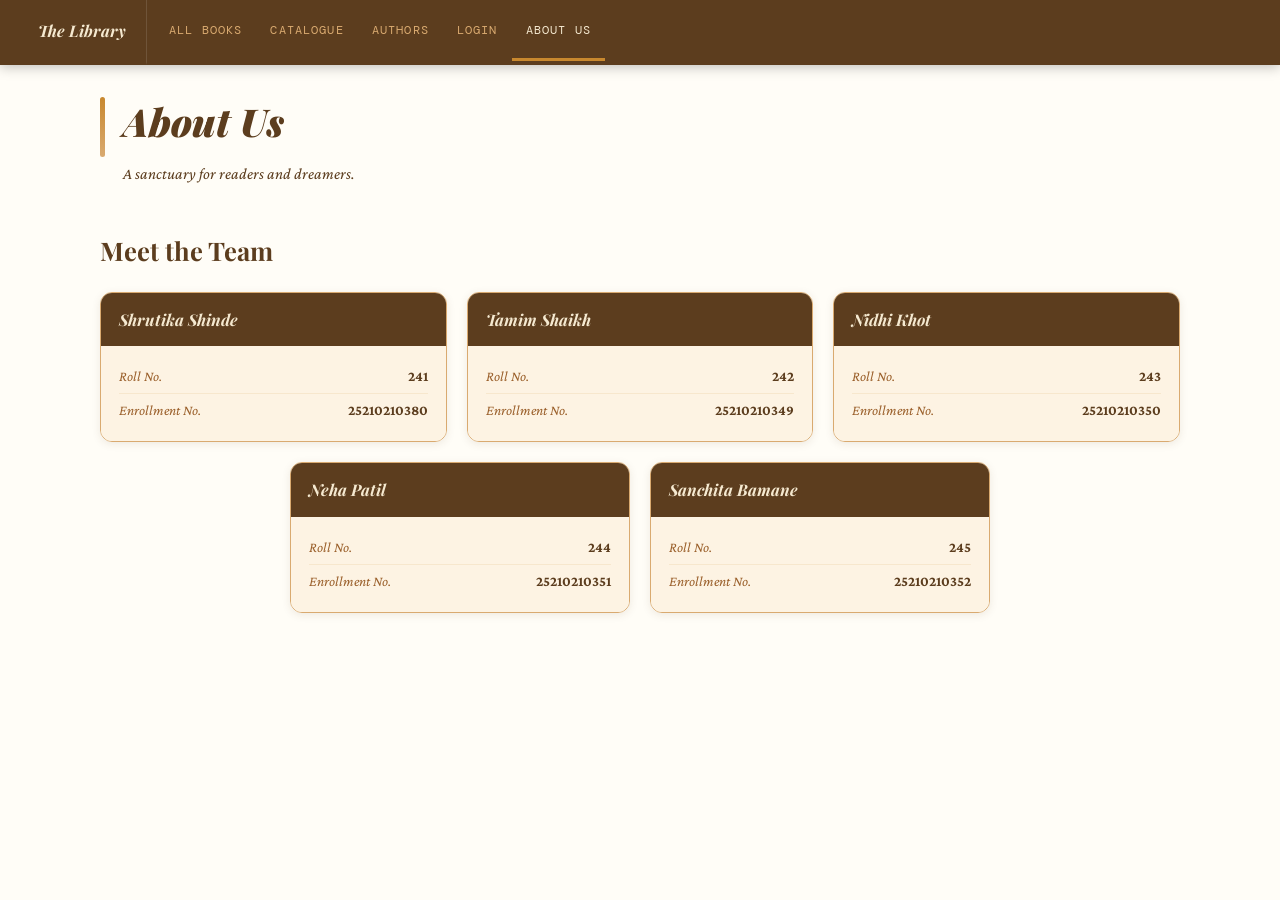
<file: about.html>
<!DOCTYPE html>
<html lang="en">
<head>
    <title>The Library — About Us</title>
    <meta name="viewport" content="width=device-width, initial-scale=1.0">
    <link rel="stylesheet" href="style.css">
    <style>
        
        .team-grid {
            display: grid;
            grid-template-columns: repeat(3, 1fr);
            gap: 20px;
            margin-top: 1.6rem;
        }

        
        .team-row-2 {
            grid-column: 1 / -1;
            display: flex;
            justify-content: center;
            gap: 20px;
        }

        .team-row-2 .member-card {
            
            width: calc((100% - 40px) / 3);
            max-width: 340px;
        }

        
        .member-card {
            border: 1px solid #d9aa70;
            border-radius: 12px;
            overflow: hidden;
            box-shadow: 0 2px 8px rgba(92,61,30,0.10);
            transition: transform 0.25s, box-shadow 0.25s;
        }

        .member-card:hover {
            transform: translateY(-4px);
            box-shadow: 0 6px 20px rgba(92,61,30,0.18);
        }

        .card-header {
            background: #5c3d1e;
            padding: 14px 18px;
        }

        .card-header b {
            font-family: 'Playfair Display', Georgia, serif;
            font-size: 1rem;
            color: #f5e9d0;
            font-style: italic;
            font-weight: 700;
            display: block;
        }

        .card-body {
            background: #fdf3e3;
            padding: 14px 18px;
        }

        .card-row {
            display: flex;
            justify-content: space-between;
            align-items: center;
            padding: 5px 0;
            border-bottom: 1px solid rgba(200,136,46,0.12);
        }

        .card-row:last-child { border-bottom: none; }

        .card-label {
            font-family: 'Crimson Pro', Georgia, serif;
            font-size: 0.9rem;
            color: #9a5f2a;
            font-style: italic;
        }

        .card-value {
            font-family: 'Crimson Pro', Georgia, serif;
            font-size: 0.9rem;
            font-weight: 700;
            color: #5c3d1e;
        }

        
        @media (max-width: 700px) {
            .team-grid {
                grid-template-columns: repeat(2, 1fr);
            }

            .team-row-2 {
                grid-column: 1 / -1;
                justify-content: center;
            }

            .team-row-2 .member-card {
                width: calc(50% - 10px);
                max-width: none;
            }
        }

        
        @media (max-width: 420px) {
            .team-grid {
                grid-template-columns: 1fr;
            }

            .team-row-2 {
                flex-direction: column;
                align-items: stretch;
            }

            .team-row-2 .member-card {
                width: 100%;
                max-width: none;
            }
        }
    </style>
</head>
<body>
    <div class="topnav">
        <a href="index.html" id="home">The Library</a>
        <a href="books.html">All Books</a>
        <a href="catalogue.html">Catalogue</a>
        <a href="authors.html">Authors</a>
        <a href="login.html">Login</a>
        <a class="active" href="about.html">About Us</a>
    </div>

    <div class="main">

        <div class="page-header">
            <div class="ornament"></div>
            <div>
                <h1>About Us</h1>
                <p style="color:var(--sepia);font-style:italic;">A sanctuary for readers and dreamers.</p>
            </div>
        </div>

        <h2>Meet the Team</h2>

        <div class="team-grid">

            
            <div class="member-card">
                <div class="card-header"><b>Shrutika Shinde</b></div>
                <div class="card-body">
                    <div class="card-row">
                        <span class="card-label">Roll No.</span>
                        <span class="card-value">241</span>
                    </div>
                    <div class="card-row">
                        <span class="card-label">Enrollment No.</span>
                        <span class="card-value">25210210380</span>
                    </div>
                </div>
            </div>

            <div class="member-card">
                <div class="card-header"><b>Tamim Shaikh</b></div>
                <div class="card-body">
                    <div class="card-row">
                        <span class="card-label">Roll No.</span>
                        <span class="card-value">242</span>
                    </div>
                    <div class="card-row">
                        <span class="card-label">Enrollment No.</span>
                        <span class="card-value">25210210349</span>
                    </div>
                </div>
            </div>

            <div class="member-card">
                <div class="card-header"><b>Nidhi Khot</b></div>
                <div class="card-body">
                    <div class="card-row">
                        <span class="card-label">Roll No.</span>
                        <span class="card-value">243</span>
                    </div>
                    <div class="card-row">
                        <span class="card-label">Enrollment No.</span>
                        <span class="card-value">25210210350</span>
                    </div>
                </div>
            </div>

            
            <div class="team-row-2">

                <div class="member-card">
                    <div class="card-header"><b>Neha Patil</b></div>
                    <div class="card-body">
                        <div class="card-row">
                            <span class="card-label">Roll No.</span>
                            <span class="card-value">244</span>
                        </div>
                        <div class="card-row">
                            <span class="card-label">Enrollment No.</span>
                            <span class="card-value">25210210351</span>
                        </div>
                    </div>
                </div>

                <div class="member-card">
                    <div class="card-header"><b>Sanchita Bamane</b></div>
                    <div class="card-body">
                        <div class="card-row">
                            <span class="card-label">Roll No.</span>
                            <span class="card-value">245</span>
                        </div>
                        <div class="card-row">
                            <span class="card-label">Enrollment No.</span>
                            <span class="card-value">25210210352</span>
                        </div>
                    </div>
                </div>

            </div>

        </div>

    </div>
</body>
</html>
</file>
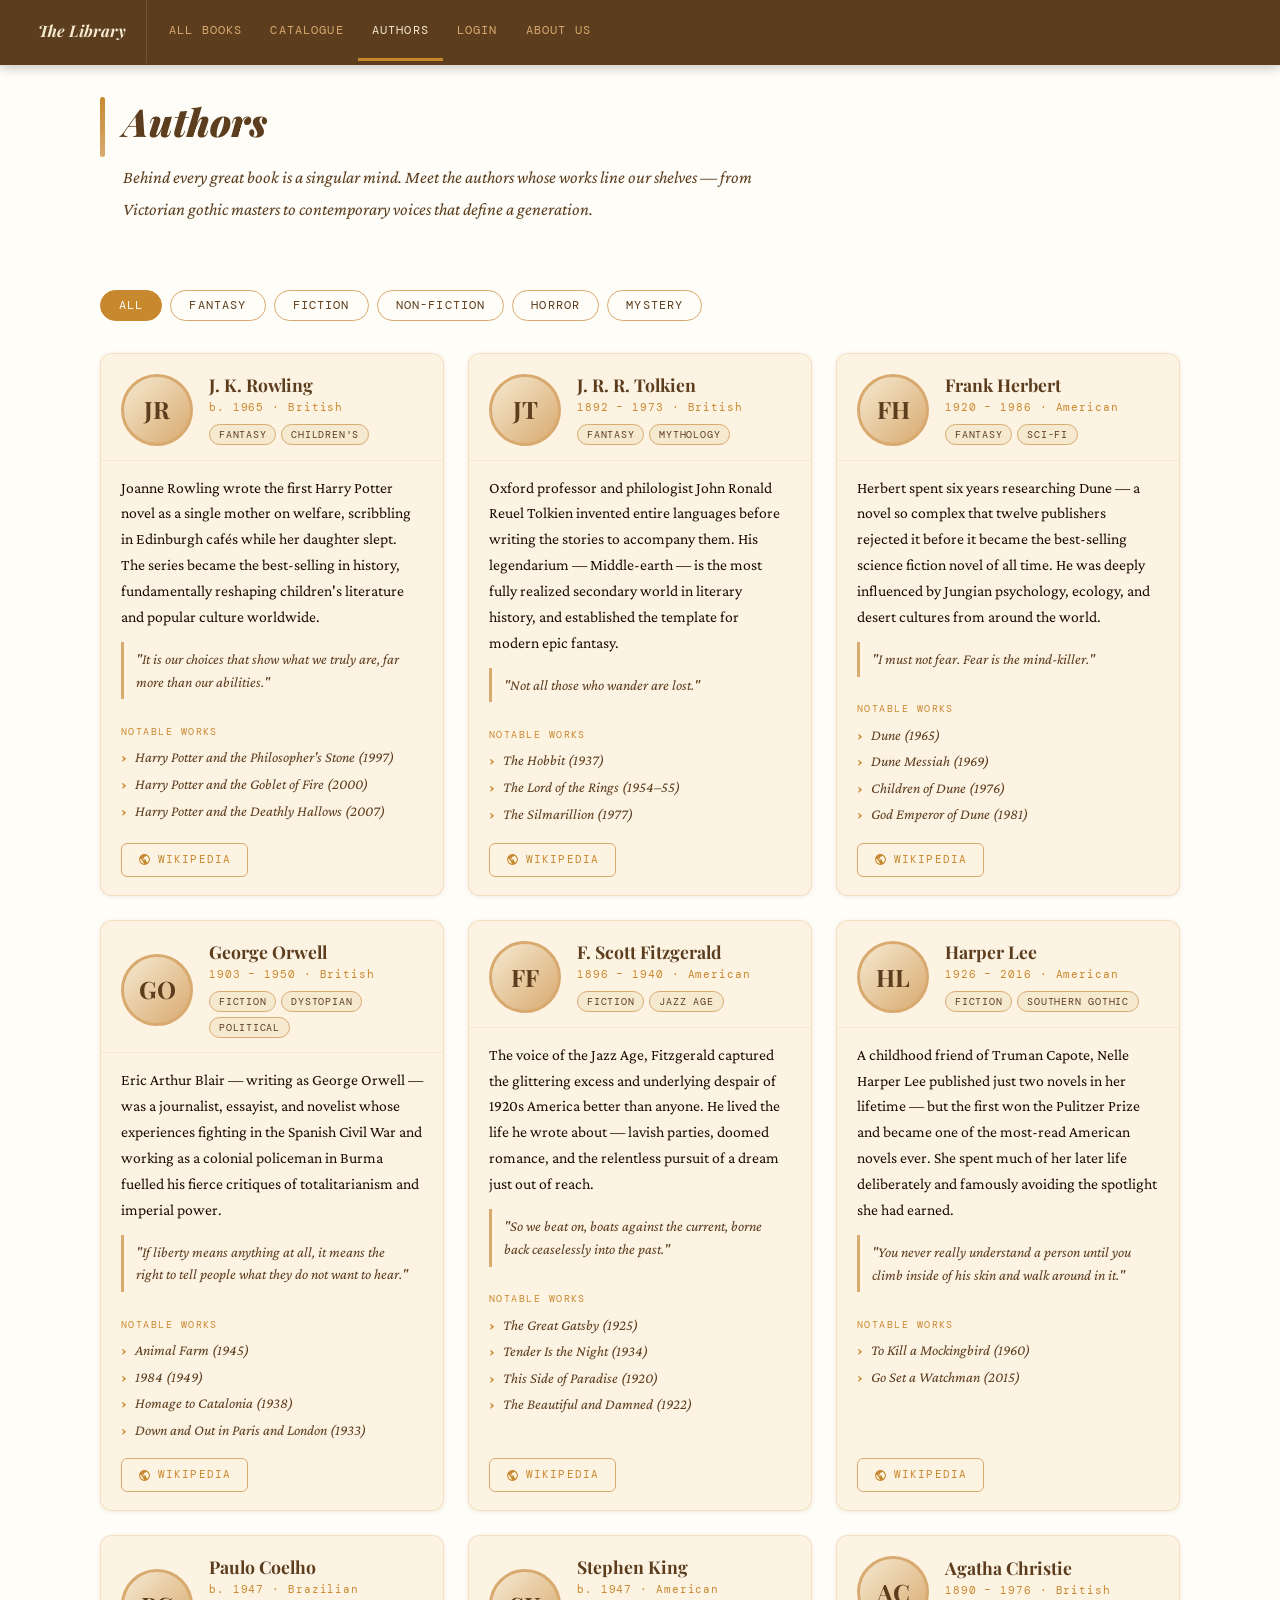
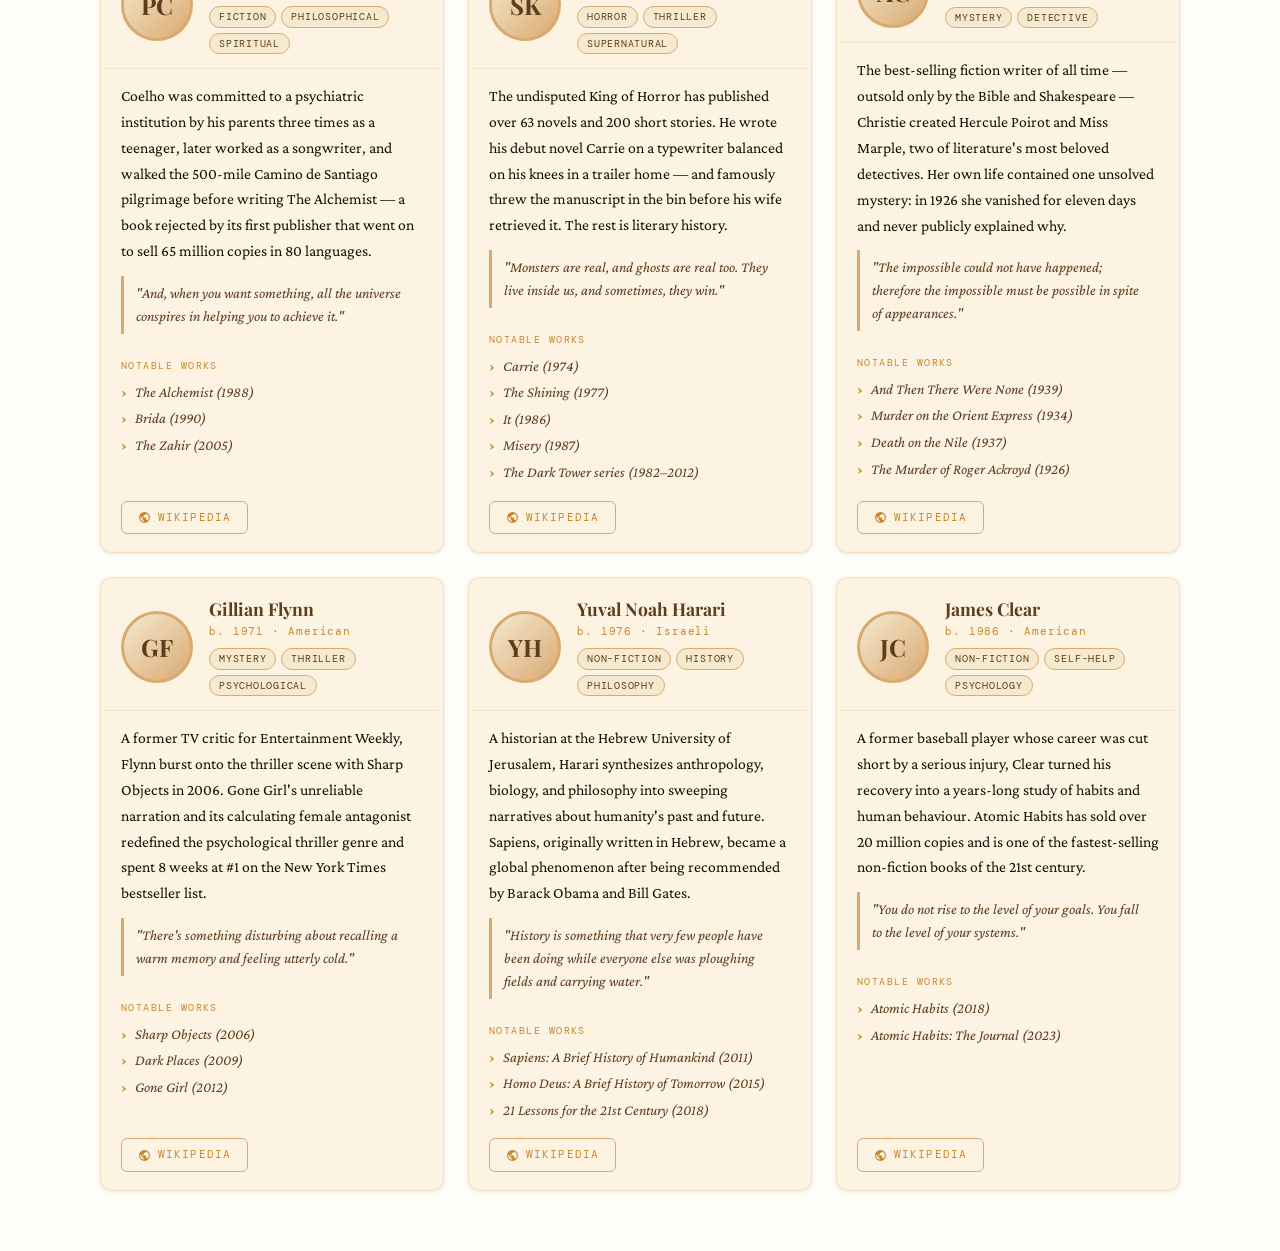
<file: authors.html>
<!DOCTYPE html>
<html lang="en">
<head>
    <title>The Library — Authors</title>
    <meta name="viewport" content="width=device-width, initial-scale=1.0">
    <link rel="stylesheet" href="style.css">
    <style>
        .authors-intro {
            font-size: 1.1rem;
            color: var(--sepia);
            font-style: italic;
            max-width: 640px;
            margin-bottom: 2rem;
            line-height: 1.8;
        }

        .filter-bar {
            display: flex;
            flex-wrap: wrap;
            gap: 8px;
            margin-bottom: 2rem;
        }

        .filter-btn {
            font-family: 'DM Mono', monospace;
            font-size: 0.72rem;
            letter-spacing: 0.1em;
            text-transform: uppercase;
            padding: 7px 18px;
            border-radius: 30px;
            border: 1.5px solid var(--tan);
            background: transparent;
            color: var(--sepia);
            cursor: pointer;
            transition: all 0.2s;
        }
        .filter-btn:hover, .filter-btn.active {
            background: var(--amber);
            border-color: var(--amber);
            color: var(--white);
        }

        .authors-grid {
            display: grid;
            grid-template-columns: repeat(auto-fill, minmax(300px, 1fr));
            gap: 24px;
        }

        .author-card {
            background: var(--parchment);
            border: 1px solid rgba(200,136,46,0.18);
            border-radius: 12px;
            overflow: hidden;
            box-shadow: var(--shadow-sm);
            transition: transform 0.3s cubic-bezier(.25,.8,.25,1), box-shadow 0.3s;
            display: flex;
            flex-direction: column;
        }
        .author-card:hover {
            transform: translateY(-5px);
            box-shadow: var(--shadow-lg);
        }

        .author-card-top {
            display: flex;
            align-items: center;
            gap: 16px;
            padding: 20px 20px 14px;
            border-bottom: 1px solid rgba(200,136,46,0.12);
        }

        .author-avatar-placeholder {
            width: 72px;
            height: 72px;
            border-radius: 50%;
            border: 3px solid var(--tan);
            background: linear-gradient(135deg, var(--cream), var(--tan));
            display: flex;
            align-items: center;
            justify-content: center;
            font-family: 'Playfair Display', Georgia, serif;
            font-size: 1.5rem;
            font-weight: 700;
            color: var(--sepia);
            flex-shrink: 0;
        }

        .author-meta { flex: 1; min-width: 0; }

        .author-name {
            font-family: 'Playfair Display', Georgia, serif;
            font-size: 1.1rem;
            font-weight: 700;
            color: var(--sepia);
            margin: 0 0 3px;
            line-height: 1.25;
        }

        .author-years {
            font-family: 'DM Mono', monospace;
            font-size: 0.7rem;
            color: var(--amber);
            letter-spacing: 0.08em;
            margin: 0 0 7px;
        }

        .genre-tags {
            display: flex;
            flex-wrap: wrap;
            gap: 5px;
        }

        .genre-tag {
            font-family: 'DM Mono', monospace;
            font-size: 0.6rem;
            letter-spacing: 0.08em;
            text-transform: uppercase;
            padding: 2px 9px;
            border-radius: 20px;
            background: var(--cream);
            border: 1px solid var(--tan);
            color: var(--sepia);
        }

        .author-card-body {
            padding: 14px 20px 18px;
            flex: 1;
            display: flex;
            flex-direction: column;
        }

        .author-bio {
            font-family: 'Crimson Pro', Georgia, serif;
            font-size: 0.98rem;
            color: var(--ink);
            line-height: 1.65;
            margin: 0 0 12px;
        }

        .author-quote {
            border-left: 3px solid var(--tan);
            padding: 6px 12px;
            margin: 0 0 14px;
            font-family: 'Crimson Pro', Georgia, serif;
            font-size: 0.92rem;
            font-style: italic;
            color: var(--sepia);
            line-height: 1.55;
        }

        .author-books-label {
            font-family: 'DM Mono', monospace;
            font-size: 0.65rem;
            letter-spacing: 0.14em;
            text-transform: uppercase;
            color: var(--amber);
            margin-bottom: 6px;
        }

        .author-books-list {
            list-style: none;
            padding: 0;
            margin: 0 0 16px;
            display: flex;
            flex-direction: column;
            gap: 3px;
            flex: 1;
        }

        .author-books-list li {
            font-family: 'Crimson Pro', Georgia, serif;
            font-size: 0.92rem;
            font-style: italic;
            color: var(--sepia);
            padding-left: 14px;
            position: relative;
        }

        .author-books-list li::before {
            content: '›';
            position: absolute;
            left: 0;
            color: var(--amber);
            font-style: normal;
            font-weight: 700;
        }

        .wiki-link {
            display: inline-flex;
            align-items: center;
            gap: 7px;
            font-family: 'DM Mono', monospace;
            font-size: 0.7rem;
            letter-spacing: 0.1em;
            text-transform: uppercase;
            color: var(--amber);
            border: 1.5px solid var(--tan);
            border-radius: 6px;
            padding: 7px 16px;
            transition: all 0.2s;
            align-self: flex-start;
        }
        .wiki-link:hover {
            background: var(--amber);
            border-color: var(--amber);
            color: var(--white);
        }
        .wiki-link svg {
            width: 13px; height: 13px;
            fill: currentColor;
        }

        @keyframes fadeIn {
            from { opacity: 0; transform: translateY(10px); }
            to   { opacity: 1; transform: translateY(0); }
        }

        @media (max-width: 600px) {
            .authors-grid { grid-template-columns: 1fr; }
        }
    </style>
</head>
<body>
    <div class="topnav">
        <a href="index.html" id="home"> The Library</a>
        <a href="books.html">All Books</a>
        <a href="catalogue.html">Catalogue</a>
        <a class="active" href="authors.html">Authors</a>
        <a href="login.html">Login</a>
        <a href="about.html">About Us</a>
    </div>

    <div class="main">
        <div class="page-header">
            <div class="ornament"></div>
            <div>
                <h1>Authors</h1>
                <p class="authors-intro">Behind every great book is a singular mind. Meet the authors whose works line our shelves — from Victorian gothic masters to contemporary voices that define a generation.</p>
            </div>
        </div>

        <div class="filter-bar">
            <button class="filter-btn active" onclick="filterCards('all', this)">All</button>
            <button class="filter-btn" onclick="filterCards('fantasy', this)">Fantasy</button>
            <button class="filter-btn" onclick="filterCards('fiction', this)">Fiction</button>
            <button class="filter-btn" onclick="filterCards('non-fiction', this)">Non-Fiction</button>
            <button class="filter-btn" onclick="filterCards('horror', this)">Horror</button>
            <button class="filter-btn" onclick="filterCards('mystery', this)">Mystery</button>
        </div>

        <div class="authors-grid" id="authorsGrid">

            
            <div class="author-card" data-genre="fantasy">
                <div class="author-card-top">
                    <div class="author-avatar-placeholder">JR</div>
                    <div class="author-meta">
                        <p class="author-name">J. K. Rowling</p>
                        <p class="author-years">b. 1965 &middot; British</p>
                        <div class="genre-tags">
                            <span class="genre-tag">Fantasy</span>
                            <span class="genre-tag">Children's</span>
                        </div>
                    </div>
                </div>
                <div class="author-card-body">
                    <p class="author-bio">Joanne Rowling wrote the first Harry Potter novel as a single mother on welfare, scribbling in Edinburgh cafés while her daughter slept. The series became the best-selling in history, fundamentally reshaping children's literature and popular culture worldwide.</p>
                    <div class="author-quote">"It is our choices that show what we truly are, far more than our abilities."</div>
                    <p class="author-books-label">Notable Works</p>
                    <ul class="author-books-list">
                        <li>Harry Potter and the Philosopher's Stone (1997)</li>
                        <li>Harry Potter and the Goblet of Fire (2000)</li>
                        <li>Harry Potter and the Deathly Hallows (2007)</li>
                    </ul>
                    <a class="wiki-link" href="https://en.wikipedia.org/wiki/J._K._Rowling" target="_blank" rel="noopener">
                        <svg viewBox="0 0 24 24"><path d="M12 2C6.48 2 2 6.48 2 12s4.48 10 10 10 10-4.48 10-10S17.52 2 12 2zm-1 17.93c-3.95-.49-7-3.85-7-7.93 0-.62.08-1.21.21-1.79L9 15v1c0 1.1.9 2 2 2v1.93zm6.9-2.54c-.26-.81-1-1.39-1.9-1.39h-1v-3c0-.55-.45-1-1-1H8v-2h2c.55 0 1-.45 1-1V7h2c1.1 0 2-.9 2-2v-.41c2.93 1.19 5 4.06 5 7.41 0 2.08-.8 3.97-2.1 5.39z"/></svg>
                        Wikipedia
                    </a>
                </div>
            </div>

            
            <div class="author-card" data-genre="fantasy">
                <div class="author-card-top">
                    <div class="author-avatar-placeholder">JT</div>
                    <div class="author-meta">
                        <p class="author-name">J. R. R. Tolkien</p>
                        <p class="author-years">1892 – 1973 &middot; British</p>
                        <div class="genre-tags">
                            <span class="genre-tag">Fantasy</span>
                            <span class="genre-tag">Mythology</span>
                        </div>
                    </div>
                </div>
                <div class="author-card-body">
                    <p class="author-bio">Oxford professor and philologist John Ronald Reuel Tolkien invented entire languages before writing the stories to accompany them. His legendarium — Middle-earth — is the most fully realized secondary world in literary history, and established the template for modern epic fantasy.</p>
                    <div class="author-quote">"Not all those who wander are lost."</div>
                    <p class="author-books-label">Notable Works</p>
                    <ul class="author-books-list">
                        <li>The Hobbit (1937)</li>
                        <li>The Lord of the Rings (1954–55)</li>
                        <li>The Silmarillion (1977)</li>
                    </ul>
                    <a class="wiki-link" href="https://en.wikipedia.org/wiki/J._R._R._Tolkien" target="_blank" rel="noopener">
                        <svg viewBox="0 0 24 24"><path d="M12 2C6.48 2 2 6.48 2 12s4.48 10 10 10 10-4.48 10-10S17.52 2 12 2zm-1 17.93c-3.95-.49-7-3.85-7-7.93 0-.62.08-1.21.21-1.79L9 15v1c0 1.1.9 2 2 2v1.93zm6.9-2.54c-.26-.81-1-1.39-1.9-1.39h-1v-3c0-.55-.45-1-1-1H8v-2h2c.55 0 1-.45 1-1V7h2c1.1 0 2-.9 2-2v-.41c2.93 1.19 5 4.06 5 7.41 0 2.08-.8 3.97-2.1 5.39z"/></svg>
                        Wikipedia
                    </a>
                </div>
            </div>

            
            <div class="author-card" data-genre="fantasy">
                <div class="author-card-top">
                    <div class="author-avatar-placeholder">FH</div>
                    <div class="author-meta">
                        <p class="author-name">Frank Herbert</p>
                        <p class="author-years">1920 – 1986 &middot; American</p>
                        <div class="genre-tags">
                            <span class="genre-tag">Fantasy</span>
                            <span class="genre-tag">Sci-Fi</span>
                        </div>
                    </div>
                </div>
                <div class="author-card-body">
                    <p class="author-bio">Herbert spent six years researching Dune — a novel so complex that twelve publishers rejected it before it became the best-selling science fiction novel of all time. He was deeply influenced by Jungian psychology, ecology, and desert cultures from around the world.</p>
                    <div class="author-quote">"I must not fear. Fear is the mind-killer."</div>
                    <p class="author-books-label">Notable Works</p>
                    <ul class="author-books-list">
                        <li>Dune (1965)</li>
                        <li>Dune Messiah (1969)</li>
                        <li>Children of Dune (1976)</li>
                        <li>God Emperor of Dune (1981)</li>
                    </ul>
                    <a class="wiki-link" href="https://en.wikipedia.org/wiki/Frank_Herbert" target="_blank" rel="noopener">
                        <svg viewBox="0 0 24 24"><path d="M12 2C6.48 2 2 6.48 2 12s4.48 10 10 10 10-4.48 10-10S17.52 2 12 2zm-1 17.93c-3.95-.49-7-3.85-7-7.93 0-.62.08-1.21.21-1.79L9 15v1c0 1.1.9 2 2 2v1.93zm6.9-2.54c-.26-.81-1-1.39-1.9-1.39h-1v-3c0-.55-.45-1-1-1H8v-2h2c.55 0 1-.45 1-1V7h2c1.1 0 2-.9 2-2v-.41c2.93 1.19 5 4.06 5 7.41 0 2.08-.8 3.97-2.1 5.39z"/></svg>
                        Wikipedia
                    </a>
                </div>
            </div>

            
            <div class="author-card" data-genre="fiction">
                <div class="author-card-top">
                    <div class="author-avatar-placeholder">GO</div>
                    <div class="author-meta">
                        <p class="author-name">George Orwell</p>
                        <p class="author-years">1903 – 1950 &middot; British</p>
                        <div class="genre-tags">
                            <span class="genre-tag">Fiction</span>
                            <span class="genre-tag">Dystopian</span>
                            <span class="genre-tag">Political</span>
                        </div>
                    </div>
                </div>
                <div class="author-card-body">
                    <p class="author-bio">Eric Arthur Blair — writing as George Orwell — was a journalist, essayist, and novelist whose experiences fighting in the Spanish Civil War and working as a colonial policeman in Burma fuelled his fierce critiques of totalitarianism and imperial power.</p>
                    <div class="author-quote">"If liberty means anything at all, it means the right to tell people what they do not want to hear."</div>
                    <p class="author-books-label">Notable Works</p>
                    <ul class="author-books-list">
                        <li>Animal Farm (1945)</li>
                        <li>1984 (1949)</li>
                        <li>Homage to Catalonia (1938)</li>
                        <li>Down and Out in Paris and London (1933)</li>
                    </ul>
                    <a class="wiki-link" href="https://en.wikipedia.org/wiki/George_Orwell" target="_blank" rel="noopener">
                        <svg viewBox="0 0 24 24"><path d="M12 2C6.48 2 2 6.48 2 12s4.48 10 10 10 10-4.48 10-10S17.52 2 12 2zm-1 17.93c-3.95-.49-7-3.85-7-7.93 0-.62.08-1.21.21-1.79L9 15v1c0 1.1.9 2 2 2v1.93zm6.9-2.54c-.26-.81-1-1.39-1.9-1.39h-1v-3c0-.55-.45-1-1-1H8v-2h2c.55 0 1-.45 1-1V7h2c1.1 0 2-.9 2-2v-.41c2.93 1.19 5 4.06 5 7.41 0 2.08-.8 3.97-2.1 5.39z"/></svg>
                        Wikipedia
                    </a>
                </div>
            </div>

            
            <div class="author-card" data-genre="fiction">
                <div class="author-card-top">
                    <div class="author-avatar-placeholder">FF</div>
                    <div class="author-meta">
                        <p class="author-name">F. Scott Fitzgerald</p>
                        <p class="author-years">1896 – 1940 &middot; American</p>
                        <div class="genre-tags">
                            <span class="genre-tag">Fiction</span>
                            <span class="genre-tag">Jazz Age</span>
                        </div>
                    </div>
                </div>
                <div class="author-card-body">
                    <p class="author-bio">The voice of the Jazz Age, Fitzgerald captured the glittering excess and underlying despair of 1920s America better than anyone. He lived the life he wrote about — lavish parties, doomed romance, and the relentless pursuit of a dream just out of reach.</p>
                    <div class="author-quote">"So we beat on, boats against the current, borne back ceaselessly into the past."</div>
                    <p class="author-books-label">Notable Works</p>
                    <ul class="author-books-list">
                        <li>The Great Gatsby (1925)</li>
                        <li>Tender Is the Night (1934)</li>
                        <li>This Side of Paradise (1920)</li>
                        <li>The Beautiful and Damned (1922)</li>
                    </ul>
                    <a class="wiki-link" href="https://en.wikipedia.org/wiki/F._Scott_Fitzgerald" target="_blank" rel="noopener">
                        <svg viewBox="0 0 24 24"><path d="M12 2C6.48 2 2 6.48 2 12s4.48 10 10 10 10-4.48 10-10S17.52 2 12 2zm-1 17.93c-3.95-.49-7-3.85-7-7.93 0-.62.08-1.21.21-1.79L9 15v1c0 1.1.9 2 2 2v1.93zm6.9-2.54c-.26-.81-1-1.39-1.9-1.39h-1v-3c0-.55-.45-1-1-1H8v-2h2c.55 0 1-.45 1-1V7h2c1.1 0 2-.9 2-2v-.41c2.93 1.19 5 4.06 5 7.41 0 2.08-.8 3.97-2.1 5.39z"/></svg>
                        Wikipedia
                    </a>
                </div>
            </div>

            
            <div class="author-card" data-genre="fiction">
                <div class="author-card-top">
                    <div class="author-avatar-placeholder">HL</div>
                    <div class="author-meta">
                        <p class="author-name">Harper Lee</p>
                        <p class="author-years">1926 – 2016 &middot; American</p>
                        <div class="genre-tags">
                            <span class="genre-tag">Fiction</span>
                            <span class="genre-tag">Southern Gothic</span>
                        </div>
                    </div>
                </div>
                <div class="author-card-body">
                    <p class="author-bio">A childhood friend of Truman Capote, Nelle Harper Lee published just two novels in her lifetime — but the first won the Pulitzer Prize and became one of the most-read American novels ever. She spent much of her later life deliberately and famously avoiding the spotlight she had earned.</p>
                    <div class="author-quote">"You never really understand a person until you climb inside of his skin and walk around in it."</div>
                    <p class="author-books-label">Notable Works</p>
                    <ul class="author-books-list">
                        <li>To Kill a Mockingbird (1960)</li>
                        <li>Go Set a Watchman (2015)</li>
                    </ul>
                    <a class="wiki-link" href="https://en.wikipedia.org/wiki/Harper_Lee" target="_blank" rel="noopener">
                        <svg viewBox="0 0 24 24"><path d="M12 2C6.48 2 2 6.48 2 12s4.48 10 10 10 10-4.48 10-10S17.52 2 12 2zm-1 17.93c-3.95-.49-7-3.85-7-7.93 0-.62.08-1.21.21-1.79L9 15v1c0 1.1.9 2 2 2v1.93zm6.9-2.54c-.26-.81-1-1.39-1.9-1.39h-1v-3c0-.55-.45-1-1-1H8v-2h2c.55 0 1-.45 1-1V7h2c1.1 0 2-.9 2-2v-.41c2.93 1.19 5 4.06 5 7.41 0 2.08-.8 3.97-2.1 5.39z"/></svg>
                        Wikipedia
                    </a>
                </div>
            </div>

            
            <div class="author-card" data-genre="fiction">
                <div class="author-card-top">
                    <div class="author-avatar-placeholder">PC</div>
                    <div class="author-meta">
                        <p class="author-name">Paulo Coelho</p>
                        <p class="author-years">b. 1947 &middot; Brazilian</p>
                        <div class="genre-tags">
                            <span class="genre-tag">Fiction</span>
                            <span class="genre-tag">Philosophical</span>
                            <span class="genre-tag">Spiritual</span>
                        </div>
                    </div>
                </div>
                <div class="author-card-body">
                    <p class="author-bio">Coelho was committed to a psychiatric institution by his parents three times as a teenager, later worked as a songwriter, and walked the 500-mile Camino de Santiago pilgrimage before writing The Alchemist — a book rejected by its first publisher that went on to sell 65 million copies in 80 languages.</p>
                    <div class="author-quote">"And, when you want something, all the universe conspires in helping you to achieve it."</div>
                    <p class="author-books-label">Notable Works</p>
                    <ul class="author-books-list">
                        <li>The Alchemist (1988)</li>
                        <li>Brida (1990)</li>
                        <li>The Zahir (2005)</li>
                    </ul>
                    <a class="wiki-link" href="https://en.wikipedia.org/wiki/Paulo_Coelho" target="_blank" rel="noopener">
                        <svg viewBox="0 0 24 24"><path d="M12 2C6.48 2 2 6.48 2 12s4.48 10 10 10 10-4.48 10-10S17.52 2 12 2zm-1 17.93c-3.95-.49-7-3.85-7-7.93 0-.62.08-1.21.21-1.79L9 15v1c0 1.1.9 2 2 2v1.93zm6.9-2.54c-.26-.81-1-1.39-1.9-1.39h-1v-3c0-.55-.45-1-1-1H8v-2h2c.55 0 1-.45 1-1V7h2c1.1 0 2-.9 2-2v-.41c2.93 1.19 5 4.06 5 7.41 0 2.08-.8 3.97-2.1 5.39z"/></svg>
                        Wikipedia
                    </a>
                </div>
            </div>

            
            <div class="author-card" data-genre="horror">
                <div class="author-card-top">
                    <div class="author-avatar-placeholder">SK</div>
                    <div class="author-meta">
                        <p class="author-name">Stephen King</p>
                        <p class="author-years">b. 1947 &middot; American</p>
                        <div class="genre-tags">
                            <span class="genre-tag">Horror</span>
                            <span class="genre-tag">Thriller</span>
                            <span class="genre-tag">Supernatural</span>
                        </div>
                    </div>
                </div>
                <div class="author-card-body">
                    <p class="author-bio">The undisputed King of Horror has published over 63 novels and 200 short stories. He wrote his debut novel Carrie on a typewriter balanced on his knees in a trailer home — and famously threw the manuscript in the bin before his wife retrieved it. The rest is literary history.</p>
                    <div class="author-quote">"Monsters are real, and ghosts are real too. They live inside us, and sometimes, they win."</div>
                    <p class="author-books-label">Notable Works</p>
                    <ul class="author-books-list">
                        <li>Carrie (1974)</li>
                        <li>The Shining (1977)</li>
                        <li>It (1986)</li>
                        <li>Misery (1987)</li>
                        <li>The Dark Tower series (1982–2012)</li>
                    </ul>
                    <a class="wiki-link" href="https://en.wikipedia.org/wiki/Stephen_King" target="_blank" rel="noopener">
                        <svg viewBox="0 0 24 24"><path d="M12 2C6.48 2 2 6.48 2 12s4.48 10 10 10 10-4.48 10-10S17.52 2 12 2zm-1 17.93c-3.95-.49-7-3.85-7-7.93 0-.62.08-1.21.21-1.79L9 15v1c0 1.1.9 2 2 2v1.93zm6.9-2.54c-.26-.81-1-1.39-1.9-1.39h-1v-3c0-.55-.45-1-1-1H8v-2h2c.55 0 1-.45 1-1V7h2c1.1 0 2-.9 2-2v-.41c2.93 1.19 5 4.06 5 7.41 0 2.08-.8 3.97-2.1 5.39z"/></svg>
                        Wikipedia
                    </a>
                </div>
            </div>

            
            <div class="author-card" data-genre="mystery">
                <div class="author-card-top">
                    <div class="author-avatar-placeholder">AC</div>
                    <div class="author-meta">
                        <p class="author-name">Agatha Christie</p>
                        <p class="author-years">1890 – 1976 &middot; British</p>
                        <div class="genre-tags">
                            <span class="genre-tag">Mystery</span>
                            <span class="genre-tag">Detective</span>
                        </div>
                    </div>
                </div>
                <div class="author-card-body">
                    <p class="author-bio">The best-selling fiction writer of all time — outsold only by the Bible and Shakespeare — Christie created Hercule Poirot and Miss Marple, two of literature's most beloved detectives. Her own life contained one unsolved mystery: in 1926 she vanished for eleven days and never publicly explained why.</p>
                    <div class="author-quote">"The impossible could not have happened; therefore the impossible must be possible in spite of appearances."</div>
                    <p class="author-books-label">Notable Works</p>
                    <ul class="author-books-list">
                        <li>And Then There Were None (1939)</li>
                        <li>Murder on the Orient Express (1934)</li>
                        <li>Death on the Nile (1937)</li>
                        <li>The Murder of Roger Ackroyd (1926)</li>
                    </ul>
                    <a class="wiki-link" href="https://en.wikipedia.org/wiki/Agatha_Christie" target="_blank" rel="noopener">
                        <svg viewBox="0 0 24 24"><path d="M12 2C6.48 2 2 6.48 2 12s4.48 10 10 10 10-4.48 10-10S17.52 2 12 2zm-1 17.93c-3.95-.49-7-3.85-7-7.93 0-.62.08-1.21.21-1.79L9 15v1c0 1.1.9 2 2 2v1.93zm6.9-2.54c-.26-.81-1-1.39-1.9-1.39h-1v-3c0-.55-.45-1-1-1H8v-2h2c.55 0 1-.45 1-1V7h2c1.1 0 2-.9 2-2v-.41c2.93 1.19 5 4.06 5 7.41 0 2.08-.8 3.97-2.1 5.39z"/></svg>
                        Wikipedia
                    </a>
                </div>
            </div>

            
            <div class="author-card" data-genre="mystery">
                <div class="author-card-top">
                    <div class="author-avatar-placeholder">GF</div>
                    <div class="author-meta">
                        <p class="author-name">Gillian Flynn</p>
                        <p class="author-years">b. 1971 &middot; American</p>
                        <div class="genre-tags">
                            <span class="genre-tag">Mystery</span>
                            <span class="genre-tag">Thriller</span>
                            <span class="genre-tag">Psychological</span>
                        </div>
                    </div>
                </div>
                <div class="author-card-body">
                    <p class="author-bio">A former TV critic for Entertainment Weekly, Flynn burst onto the thriller scene with Sharp Objects in 2006. Gone Girl's unreliable narration and its calculating female antagonist redefined the psychological thriller genre and spent 8 weeks at #1 on the New York Times bestseller list.</p>
                    <div class="author-quote">"There's something disturbing about recalling a warm memory and feeling utterly cold."</div>
                    <p class="author-books-label">Notable Works</p>
                    <ul class="author-books-list">
                        <li>Sharp Objects (2006)</li>
                        <li>Dark Places (2009)</li>
                        <li>Gone Girl (2012)</li>
                    </ul>
                    <a class="wiki-link" href="https://en.wikipedia.org/wiki/Gillian_Flynn" target="_blank" rel="noopener">
                        <svg viewBox="0 0 24 24"><path d="M12 2C6.48 2 2 6.48 2 12s4.48 10 10 10 10-4.48 10-10S17.52 2 12 2zm-1 17.93c-3.95-.49-7-3.85-7-7.93 0-.62.08-1.21.21-1.79L9 15v1c0 1.1.9 2 2 2v1.93zm6.9-2.54c-.26-.81-1-1.39-1.9-1.39h-1v-3c0-.55-.45-1-1-1H8v-2h2c.55 0 1-.45 1-1V7h2c1.1 0 2-.9 2-2v-.41c2.93 1.19 5 4.06 5 7.41 0 2.08-.8 3.97-2.1 5.39z"/></svg>
                        Wikipedia
                    </a>
                </div>
            </div>

            
            <div class="author-card" data-genre="non-fiction">
                <div class="author-card-top">
                    <div class="author-avatar-placeholder">YH</div>
                    <div class="author-meta">
                        <p class="author-name">Yuval Noah Harari</p>
                        <p class="author-years">b. 1976 &middot; Israeli</p>
                        <div class="genre-tags">
                            <span class="genre-tag">Non-Fiction</span>
                            <span class="genre-tag">History</span>
                            <span class="genre-tag">Philosophy</span>
                        </div>
                    </div>
                </div>
                <div class="author-card-body">
                    <p class="author-bio">A historian at the Hebrew University of Jerusalem, Harari synthesizes anthropology, biology, and philosophy into sweeping narratives about humanity's past and future. Sapiens, originally written in Hebrew, became a global phenomenon after being recommended by Barack Obama and Bill Gates.</p>
                    <div class="author-quote">"History is something that very few people have been doing while everyone else was ploughing fields and carrying water."</div>
                    <p class="author-books-label">Notable Works</p>
                    <ul class="author-books-list">
                        <li>Sapiens: A Brief History of Humankind (2011)</li>
                        <li>Homo Deus: A Brief History of Tomorrow (2015)</li>
                        <li>21 Lessons for the 21st Century (2018)</li>
                    </ul>
                    <a class="wiki-link" href="https://en.wikipedia.org/wiki/Yuval_Noah_Harari" target="_blank" rel="noopener">
                        <svg viewBox="0 0 24 24"><path d="M12 2C6.48 2 2 6.48 2 12s4.48 10 10 10 10-4.48 10-10S17.52 2 12 2zm-1 17.93c-3.95-.49-7-3.85-7-7.93 0-.62.08-1.21.21-1.79L9 15v1c0 1.1.9 2 2 2v1.93zm6.9-2.54c-.26-.81-1-1.39-1.9-1.39h-1v-3c0-.55-.45-1-1-1H8v-2h2c.55 0 1-.45 1-1V7h2c1.1 0 2-.9 2-2v-.41c2.93 1.19 5 4.06 5 7.41 0 2.08-.8 3.97-2.1 5.39z"/></svg>
                        Wikipedia
                    </a>
                </div>
            </div>

            
            <div class="author-card" data-genre="non-fiction">
                <div class="author-card-top">
                    <div class="author-avatar-placeholder">JC</div>
                    <div class="author-meta">
                        <p class="author-name">James Clear</p>
                        <p class="author-years">b. 1986 &middot; American</p>
                        <div class="genre-tags">
                            <span class="genre-tag">Non-Fiction</span>
                            <span class="genre-tag">Self-Help</span>
                            <span class="genre-tag">Psychology</span>
                        </div>
                    </div>
                </div>
                <div class="author-card-body">
                    <p class="author-bio">A former baseball player whose career was cut short by a serious injury, Clear turned his recovery into a years-long study of habits and human behaviour. Atomic Habits has sold over 20 million copies and is one of the fastest-selling non-fiction books of the 21st century.</p>
                    <div class="author-quote">"You do not rise to the level of your goals. You fall to the level of your systems."</div>
                    <p class="author-books-label">Notable Works</p>
                    <ul class="author-books-list">
                        <li>Atomic Habits (2018)</li>
                        <li>Atomic Habits: The Journal (2023)</li>
                    </ul>
                    <a class="wiki-link" href="https://en.wikipedia.org/wiki/James_Clear" target="_blank" rel="noopener">
                        <svg viewBox="0 0 24 24"><path d="M12 2C6.48 2 2 6.48 2 12s4.48 10 10 10 10-4.48 10-10S17.52 2 12 2zm-1 17.93c-3.95-.49-7-3.85-7-7.93 0-.62.08-1.21.21-1.79L9 15v1c0 1.1.9 2 2 2v1.93zm6.9-2.54c-.26-.81-1-1.39-1.9-1.39h-1v-3c0-.55-.45-1-1-1H8v-2h2c.55 0 1-.45 1-1V7h2c1.1 0 2-.9 2-2v-.41c2.93 1.19 5 4.06 5 7.41 0 2.08-.8 3.97-2.1 5.39z"/></svg>
                        Wikipedia
                    </a>
                </div>
            </div>

        </div>
    </div>

</body>
</html>
</file>
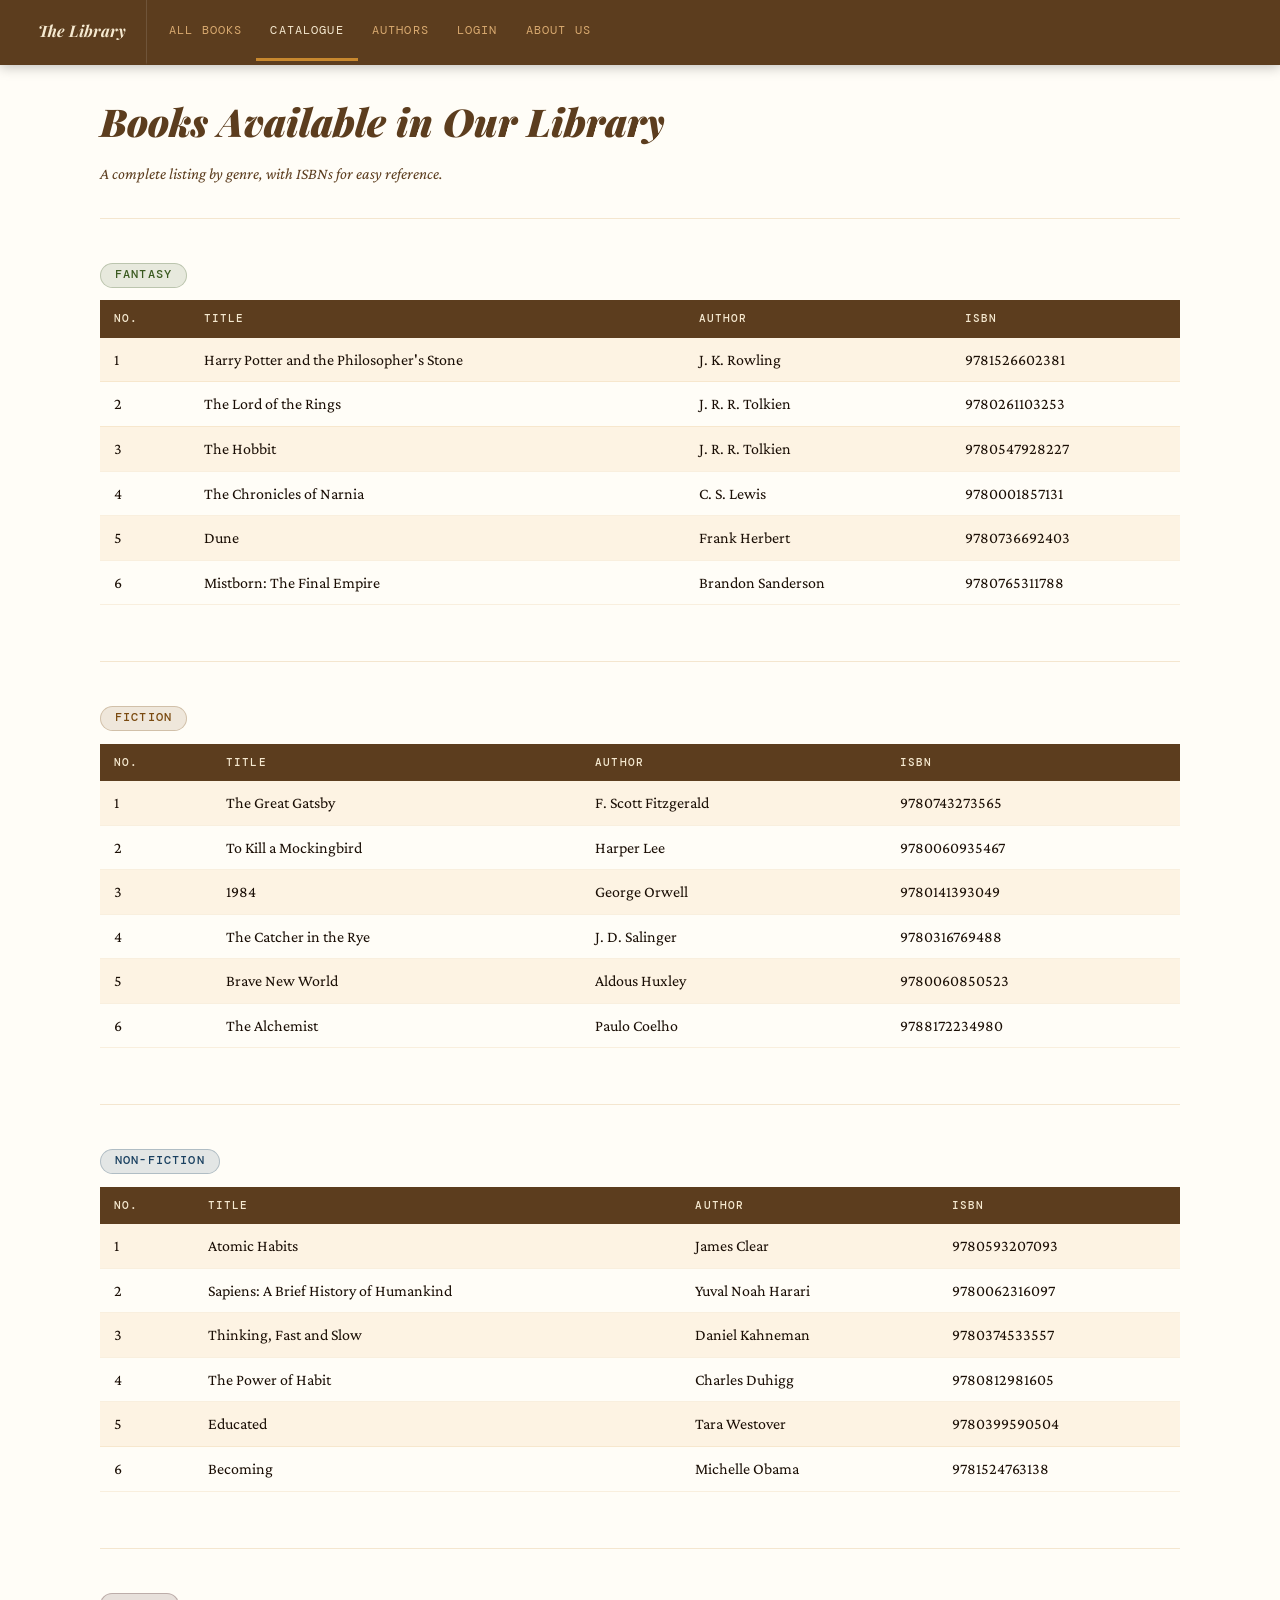
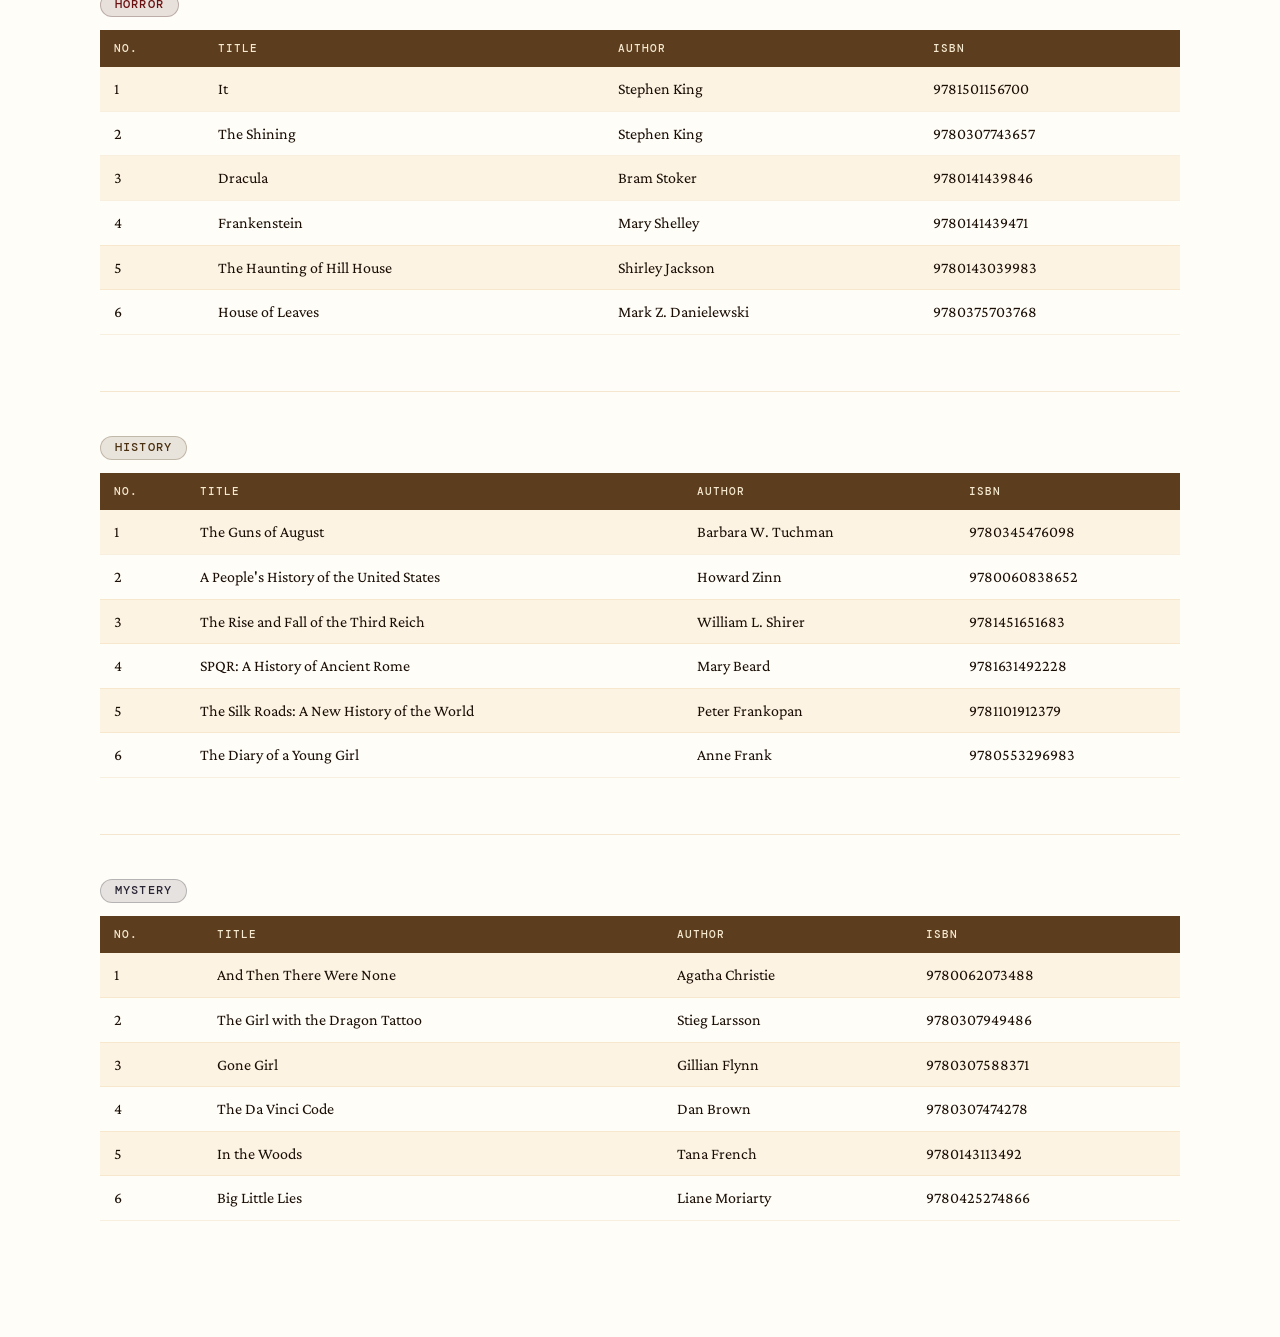
<file: catalogue.html>
<!DOCTYPE html>
<html lang="en">
<head>
    <title>The Library — Catalogue</title>
    <meta name="viewport" content="width=device-width, initial-scale=1.0">
    <link rel="stylesheet" href="style.css">
</head>
<body>
    <div class="topnav">
        <a href="index.html" id="home">The Library</a>
        <a href="books.html">All Books</a>
        <a class="active" href="catalogue.html">Catalogue</a>
        <a href="authors.html">Authors</a>
        <a href="login.html">Login</a>
        <a href="about.html">About Us</a>
    </div>

    <div class="main">
        <h1>Books Available in Our Library</h1>
        <p style="color:var(--sepia);font-style:italic;margin-bottom:1.5rem;">A complete listing by genre, with ISBNs for easy reference.</p>
        <hr>

        <div class="genre-section">
            <h2><span class="genre-label label-fantasy">Fantasy</span></h2>
            <div style="overflow-x:auto;-webkit-overflow-scrolling:touch;"><table class="table">
                <thead><tr><th>No.</th><th>Title</th><th>Author</th><th>ISBN</th></tr></thead>
                <tbody>
                    <tr><td>1</td><td>Harry Potter and the Philosopher's Stone</td><td>J. K. Rowling</td><td>9781526602381</td></tr>
                    <tr><td>2</td><td>The Lord of the Rings</td><td>J. R. R. Tolkien</td><td>9780261103253</td></tr>
                    <tr><td>3</td><td>The Hobbit</td><td>J. R. R. Tolkien</td><td>9780547928227</td></tr>
                    <tr><td>4</td><td>The Chronicles of Narnia</td><td>C. S. Lewis</td><td>9780001857131</td></tr>
                    <tr><td>5</td><td>Dune</td><td>Frank Herbert</td><td>9780736692403</td></tr>
                    <tr><td>6</td><td>Mistborn: The Final Empire</td><td>Brandon Sanderson</td><td>9780765311788</td></tr>
                </tbody>
            </table></div>
        </div>
        <hr>

        <div class="genre-section">
            <h2><span class="genre-label label-fiction">Fiction</span></h2>
            <div style="overflow-x:auto;-webkit-overflow-scrolling:touch;"><table class="table">
                <thead><tr><th>No.</th><th>Title</th><th>Author</th><th>ISBN</th></tr></thead>
                <tbody>
                    <tr><td>1</td><td>The Great Gatsby</td><td>F. Scott Fitzgerald</td><td>9780743273565</td></tr>
                    <tr><td>2</td><td>To Kill a Mockingbird</td><td>Harper Lee</td><td>9780060935467</td></tr>
                    <tr><td>3</td><td>1984</td><td>George Orwell</td><td>9780141393049</td></tr>
                    <tr><td>4</td><td>The Catcher in the Rye</td><td>J. D. Salinger</td><td>9780316769488</td></tr>
                    <tr><td>5</td><td>Brave New World</td><td>Aldous Huxley</td><td>9780060850523</td></tr>
                    <tr><td>6</td><td>The Alchemist</td><td>Paulo Coelho</td><td>9788172234980</td></tr>
                </tbody>
            </table></div>
        </div>
        <hr>

        <div class="genre-section">
            <h2><span class="genre-label label-nonfic">Non-Fiction</span></h2>
            <div style="overflow-x:auto;-webkit-overflow-scrolling:touch;"><table class="table">
                <thead><tr><th>No.</th><th>Title</th><th>Author</th><th>ISBN</th></tr></thead>
                <tbody>
                    <tr><td>1</td><td>Atomic Habits</td><td>James Clear</td><td>9780593207093</td></tr>
                    <tr><td>2</td><td>Sapiens: A Brief History of Humankind</td><td>Yuval Noah Harari</td><td>9780062316097</td></tr>
                    <tr><td>3</td><td>Thinking, Fast and Slow</td><td>Daniel Kahneman</td><td>9780374533557</td></tr>
                    <tr><td>4</td><td>The Power of Habit</td><td>Charles Duhigg</td><td>9780812981605</td></tr>
                    <tr><td>5</td><td>Educated</td><td>Tara Westover</td><td>9780399590504</td></tr>
                    <tr><td>6</td><td>Becoming</td><td>Michelle Obama</td><td>9781524763138</td></tr>
                </tbody>
            </table></div>
        </div>
        <hr>

        <div class="genre-section">
            <h2><span class="genre-label label-horror">Horror</span></h2>
            <div style="overflow-x:auto;-webkit-overflow-scrolling:touch;"><table class="table">
                <thead><tr><th>No.</th><th>Title</th><th>Author</th><th>ISBN</th></tr></thead>
                <tbody>
                    <tr><td>1</td><td>It</td><td>Stephen King</td><td>9781501156700</td></tr>
                    <tr><td>2</td><td>The Shining</td><td>Stephen King</td><td>9780307743657</td></tr>
                    <tr><td>3</td><td>Dracula</td><td>Bram Stoker</td><td>9780141439846</td></tr>
                    <tr><td>4</td><td>Frankenstein</td><td>Mary Shelley</td><td>9780141439471</td></tr>
                    <tr><td>5</td><td>The Haunting of Hill House</td><td>Shirley Jackson</td><td>9780143039983</td></tr>
                    <tr><td>6</td><td>House of Leaves</td><td>Mark Z. Danielewski</td><td>9780375703768</td></tr>
                </tbody>
            </table></div>
        </div>
        <hr>

        <div class="genre-section">
            <h2><span class="genre-label label-history">History</span></h2>
            <div style="overflow-x:auto;-webkit-overflow-scrolling:touch;"><table class="table">
                <thead><tr><th>No.</th><th>Title</th><th>Author</th><th>ISBN</th></tr></thead>
                <tbody>
                    <tr><td>1</td><td>The Guns of August</td><td>Barbara W. Tuchman</td><td>9780345476098</td></tr>
                    <tr><td>2</td><td>A People's History of the United States</td><td>Howard Zinn</td><td>9780060838652</td></tr>
                    <tr><td>3</td><td>The Rise and Fall of the Third Reich</td><td>William L. Shirer</td><td>9781451651683</td></tr>
                    <tr><td>4</td><td>SPQR: A History of Ancient Rome</td><td>Mary Beard</td><td>9781631492228</td></tr>
                    <tr><td>5</td><td>The Silk Roads: A New History of the World</td><td>Peter Frankopan</td><td>9781101912379</td></tr>
                    <tr><td>6</td><td>The Diary of a Young Girl</td><td>Anne Frank</td><td>9780553296983</td></tr>
                </tbody>
            </table></div>
        </div>
        <hr>

        <div class="genre-section">
            <h2><span class="genre-label label-mystery">Mystery</span></h2>
            <div style="overflow-x:auto;-webkit-overflow-scrolling:touch;"><table class="table">
                <thead><tr><th>No.</th><th>Title</th><th>Author</th><th>ISBN</th></tr></thead>
                <tbody>
                    <tr><td>1</td><td>And Then There Were None</td><td>Agatha Christie</td><td>9780062073488</td></tr>
                    <tr><td>2</td><td>The Girl with the Dragon Tattoo</td><td>Stieg Larsson</td><td>9780307949486</td></tr>
                    <tr><td>3</td><td>Gone Girl</td><td>Gillian Flynn</td><td>9780307588371</td></tr>
                    <tr><td>4</td><td>The Da Vinci Code</td><td>Dan Brown</td><td>9780307474278</td></tr>
                    <tr><td>5</td><td>In the Woods</td><td>Tana French</td><td>9780143113492</td></tr>
                    <tr><td>6</td><td>Big Little Lies</td><td>Liane Moriarty</td><td>9780425274866</td></tr>
                </tbody>
            </table></div>
        </div>
    </div>
</body>
</html>
</file>
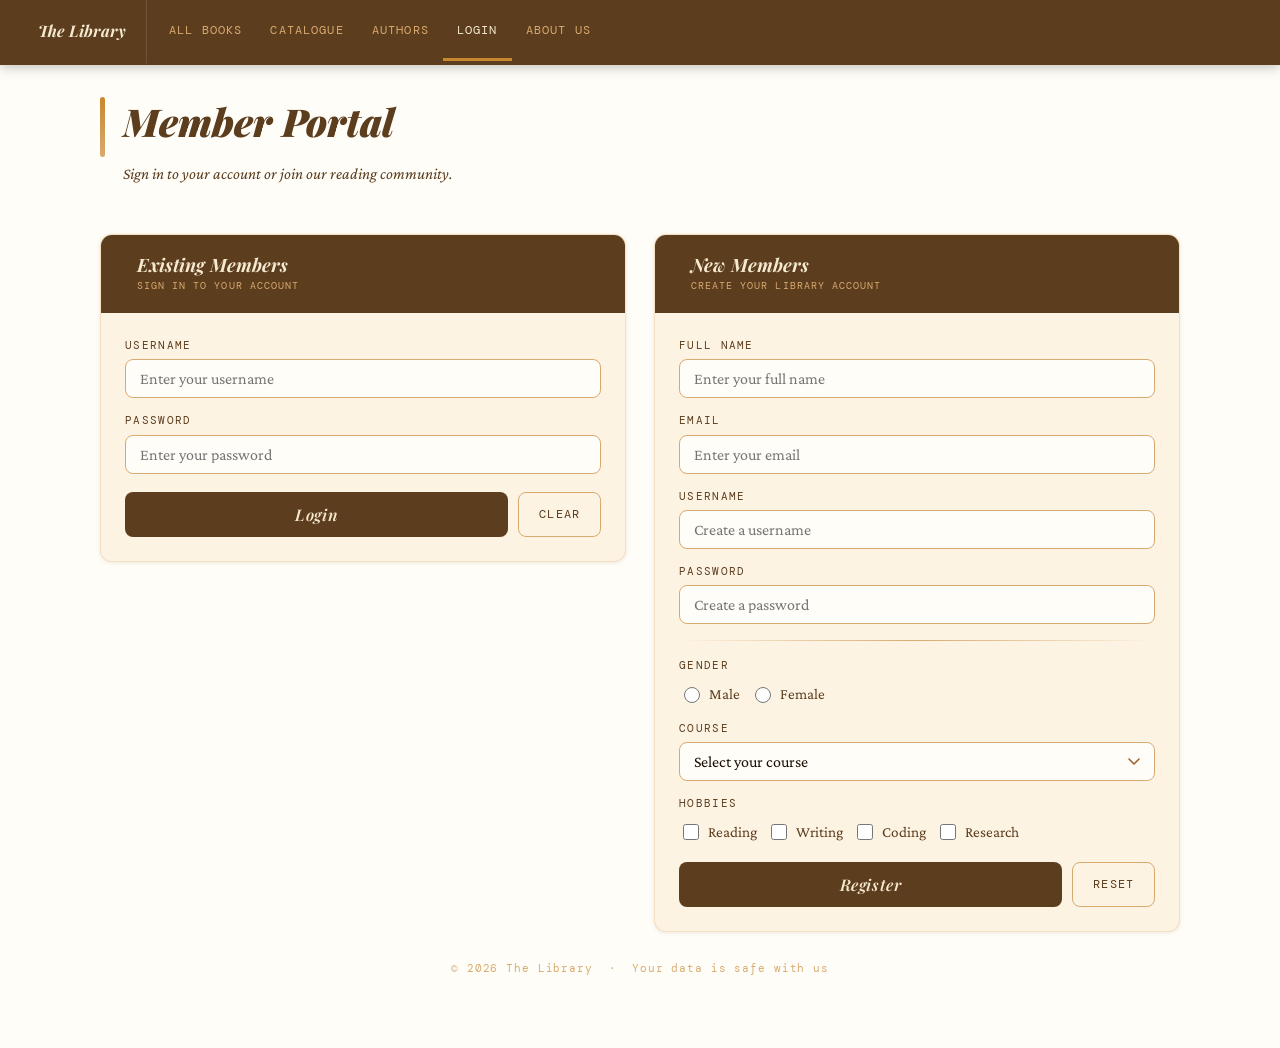
<file: login.html>
<!DOCTYPE html>
<html lang="en">
<head>
    <title>The Library — Member Portal</title>
    <meta name="viewport" content="width=device-width, initial-scale=1.0">
    <link rel="stylesheet" href="style.css">
    <style>
        .portal-grid {
            display: grid;
            grid-template-columns: 1fr 1fr;
            gap: 28px;
            align-items: start;
        }

        @media (max-width: 780px) {
            .portal-grid { grid-template-columns: 1fr; }
        }

        
        .portal-panel {
            background: var(--parchment);
            border: 1px solid rgba(200,136,46,0.18);
            border-radius: 12px;
            overflow: hidden;
            box-shadow: var(--shadow-sm);
        }

        .panel-header {
            background: var(--sepia);
            padding: 18px 24px;
            display: flex;
            align-items: center;
            gap: 12px;
        }

        .panel-header .panel-icon {
            font-size: 1.4rem;
            line-height: 1;
        }

        .panel-header h2 {
            font-family: 'Playfair Display', Georgia, serif;
            font-size: 1.15rem;
            font-weight: 700;
            font-style: italic;
            color: var(--cream);
            margin: 0;
        }

        .panel-header p {
            font-family: 'DM Mono', monospace;
            font-size: 0.65rem;
            letter-spacing: 0.1em;
            text-transform: uppercase;
            color: var(--tan);
            margin: 2px 0 0;
        }

        .panel-body {
            padding: 24px;
            display: flex;
            flex-direction: column;
            gap: 14px;
        }

        
        .field {
            display: flex;
            flex-direction: column;
            gap: 5px;
        }

        .field label {
            font-family: 'DM Mono', monospace;
            font-size: 0.68rem;
            letter-spacing: 0.12em;
            text-transform: uppercase;
            color: var(--sepia);
        }

        .field input[type="text"],
        .field input[type="email"],
        .field input[type="password"],
        .field select {
            width: 100%;
            padding: 10px 14px;
            border: 1.5px solid var(--tan);
            border-radius: 8px;
            background: var(--white);
            font-family: 'Crimson Pro', Georgia, serif;
            font-size: 1rem;
            color: var(--ink);
            outline: none;
            transition: border-color 0.2s, box-shadow 0.2s;
            box-sizing: border-box;
            appearance: none;
            -webkit-appearance: none;
        }

        .field input:focus,
        .field select:focus {
            border-color: var(--amber);
            box-shadow: 0 0 0 3px rgba(200,136,46,0.15);
        }

        .field select {
            background-image: url("data:image/svg+xml,%3Csvg xmlns='http://www.w3.org/2000/svg' width='12' height='8' viewBox='0 0 12 8'%3E%3Cpath d='M1 1l5 5 5-5' stroke='%239a5f2a' stroke-width='1.5' fill='none' stroke-linecap='round'/%3E%3C/svg%3E");
            background-repeat: no-repeat;
            background-position: right 14px center;
            padding-right: 36px;
            cursor: pointer;
        }

        
        .check-group {
            display: flex;
            flex-wrap: wrap;
            gap: 10px;
            margin-top: 2px;
        }

        .check-group label {
            display: flex;
            align-items: center;
            gap: 6px;
            font-family: 'Crimson Pro', Georgia, serif;
            font-size: 0.95rem;
            color: var(--sepia);
            cursor: pointer;
            letter-spacing: 0;
            text-transform: none;
        }

        .check-group input[type="radio"],
        .check-group input[type="checkbox"] {
            width: 16px;
            height: 16px;
            accent-color: var(--amber);
            cursor: pointer;
            flex-shrink: 0;
        }

        
        .field-divider {
            height: 1px;
            background: linear-gradient(to right, transparent, var(--tan), transparent);
            margin: 2px 0;
        }

        
        .btn-row {
            display: flex;
            gap: 10px;
            margin-top: 4px;
        }

        .btn-primary {
            flex: 1;
            padding: 12px;
            background: var(--sepia);
            color: var(--cream);
            border: none;
            border-radius: 8px;
            font-family: 'Playfair Display', Georgia, serif;
            font-size: 1rem;
            font-style: italic;
            font-weight: 600;
            letter-spacing: 0.04em;
            cursor: pointer;
            transition: background 0.2s, transform 0.15s;
        }
        .btn-primary:hover {
            background: var(--amber);
            transform: translateY(-1px);
        }

        .btn-secondary {
            padding: 12px 20px;
            background: transparent;
            color: var(--sepia);
            border: 1.5px solid var(--tan);
            border-radius: 8px;
            font-family: 'DM Mono', monospace;
            font-size: 0.72rem;
            letter-spacing: 0.1em;
            text-transform: uppercase;
            cursor: pointer;
            transition: all 0.2s;
        }
        .btn-secondary:hover {
            background: var(--tan);
            border-color: var(--tan);
            color: var(--white);
        }

        
        .portal-footer {
            text-align: center;
            font-family: 'DM Mono', monospace;
            font-size: 0.68rem;
            letter-spacing: 0.08em;
            color: var(--tan);
            margin-top: 28px;
        }
    </style>
</head>
<body>
    <div class="topnav">
        <a href="index.html" id="home">The Library</a>
        <a href="books.html">All Books</a>
        <a href="catalogue.html">Catalogue</a>
        <a href="authors.html">Authors</a>
        <a class="active" href="login.html">Login</a>
        <a href="about.html">About Us</a>
    </div>

    <div class="main">
        <div class="page-header">
            <div class="ornament"></div>
            <div>
                <h1>Member Portal</h1>
                <p style="color:var(--sepia);font-style:italic;">Sign in to your account or join our reading community.</p>
            </div>
        </div>

        <div class="portal-grid">

        
            <div class="portal-panel">
                <div class="panel-header">
                    <div class="panel-icon"></div>
                    <div>
                        <h2>Existing Members</h2>
                        <p>Sign in to your account</p>
                    </div>
                </div>
                <div class="panel-body">
                    <div class="field">
                        <label for="login-user">Username</label>
                        <input type="text" id="login-user" placeholder="Enter your username">
                    </div>
                    <div class="field">
                        <label for="login-pass">Password</label>
                        <input type="password" id="login-pass" placeholder="Enter your password">
                    </div>
                    <div class="btn-row">
                        <button class="btn-primary">Login</button>
                        <button class="btn-secondary" onclick="document.getElementById('login-user').value='';document.getElementById('login-pass').value=''">Clear</button>
                    </div>
                </div>
            </div>

        
            <div class="portal-panel">
                <div class="panel-header">
                    <div class="panel-icon"></div>
                    <div>
                        <h2>New Members</h2>
                        <p>Create your library account</p>
                    </div>
                </div>
                <div class="panel-body">
                    <div class="field">
                        <label for="reg-name">Full Name</label>
                        <input type="text" id="reg-name" placeholder="Enter your full name">
                    </div>
                    <div class="field">
                        <label for="reg-email">Email</label>
                        <input type="email" id="reg-email" placeholder="Enter your email">
                    </div>
                    <div class="field">
                        <label for="reg-user">Username</label>
                        <input type="text" id="reg-user" placeholder="Create a username">
                    </div>
                    <div class="field">
                        <label for="reg-pass">Password</label>
                        <input type="password" id="reg-pass" placeholder="Create a password">
                    </div>

                    <div class="field-divider"></div>

                    <div class="field">
                        <label>Gender</label>
                        <div class="check-group">
                            <label><input type="radio" name="gender" value="male"> Male</label>
                            <label><input type="radio" name="gender" value="female"> Female</label>
                        </div>
                    </div>

                    <div class="field">
                        <label for="reg-course">Course</label>
                        <select id="reg-course">
                            <option value="" disabled selected>Select your course</option>
                            <option>Primary Education</option>
                            <option>Secondary Education</option>
                            <option>Diploma</option>
                            <option>Engineering</option>
                        </select>
                    </div>

                    <div class="field">
                        <label>Hobbies</label>
                        <div class="check-group">
                            <label><input type="checkbox"> Reading</label>
                            <label><input type="checkbox"> Writing</label>
                            <label><input type="checkbox"> Coding</label>
                            <label><input type="checkbox"> Research</label>
                        </div>
                    </div>

                    <div class="btn-row">
                        <button class="btn-primary">Register</button>
                        <button class="btn-secondary" onclick="this.closest('.panel-body').querySelectorAll('input[type=text],input[type=email],input[type=password]').forEach(i=>i.value='');this.closest('.panel-body').querySelectorAll('input[type=radio],input[type=checkbox]').forEach(i=>i.checked=false);document.getElementById('reg-course').selectedIndex=0">Reset</button>
                    </div>
                </div>
            </div>

        </div>

        <p class="portal-footer">© 2026 The Library &nbsp;·&nbsp; Your data is safe with us</p>
    </div>
</body>
</html>
</file>
<file: style.css>
@import url('https://fonts.googleapis.com/css2?family=Playfair+Display:ital,wght@0,400;0,700;0,900;1,400;1,700;1,900&family=Crimson+Pro:ital,wght@0,300;0,400;0,500;0,600;1,300;1,400;1,500;1,600&family=DM+Mono:wght@300;400;500&display=swap');

:root {
  --ink:       #1a0e05;
  --sepia:     #5c3d1e;
  --amber:     #c8882e;
  --gold:      #d4a017;
  --tan:       #d9aa70;
  --cream:     #f5e9d0;
  --parchment: #fdf3e3;
  --white:     #fffdf7;
  --shadow-sm: 0 1px 4px rgba(92,61,30,0.10);
  --shadow-md: 0 4px 14px rgba(92,61,30,0.18);
  --shadow-lg: 0 8px 28px rgba(92,61,30,0.22);
}

*, *::before, *::after { box-sizing: border-box; }

html {
  scroll-behavior: smooth;
  -webkit-text-size-adjust: 100%;
}

body {
  margin: 0;
  padding: 0;
  font-family: 'Crimson Pro', Georgia, serif;
  font-size: 1rem;
  color: var(--ink);
  background: var(--white);
  line-height: 1.6;
  min-height: 100vh;
}

img {
  max-width: 100%;
  height: auto;
  display: block;
}

a {
  text-decoration: none;
  color: inherit;
  transition: color 0.2s;
}

hr {
  border: none;
  border-top: 1px solid rgba(200,136,46,0.20);
  margin: 2rem 0;
}

h1, h2, h3 {
  font-family: 'Playfair Display', Georgia, serif;
  color: var(--sepia);
  line-height: 1.25;
}

h1 {
  font-size: clamp(1.6rem, 5vw, 2.4rem);
  font-weight: 900;
  font-style: italic;
  margin: 0 0 0.4em;
}

h2 {
  font-size: clamp(1.2rem, 3.5vw, 1.6rem);
  font-weight: 700;
  margin: 0 0 0.5em;
}

h3 {
  font-size: clamp(1rem, 2.5vw, 1.2rem);
  font-weight: 700;
}


.topnav {
  position: sticky;
  top: 0;
  z-index: 200;
  background: var(--sepia);
  display: flex;
  align-items: center;
  flex-wrap: wrap;
  padding: 0 24px;
  gap: 0;
  box-shadow: 0 2px 12px rgba(0,0,0,0.25);
  min-height: 56px;
}

.topnav a {
  font-family: 'DM Mono', monospace;
  font-size: 0.72rem;
  letter-spacing: 0.1em;
  text-transform: uppercase;
  color: var(--tan);
  padding: 18px 14px;
  border-bottom: 3px solid transparent;
  transition: color 0.2s, border-color 0.2s;
  white-space: nowrap;
}

.topnav a:hover {
  color: var(--cream);
  border-bottom-color: var(--tan);
}

.topnav a.active {
  color: var(--cream);
  border-bottom-color: var(--amber);
}

.topnav a#home {
  font-family: 'Playfair Display', Georgia, serif;
  font-size: 1rem;
  font-weight: 700;
  font-style: italic;
  color: var(--cream);
  letter-spacing: 0;
  text-transform: none;
  padding-right: 20px;
  margin-right: 8px;
  border-right: 1px solid rgba(255,255,255,0.12);
  border-bottom: 3px solid transparent;
}

.main {
  max-width: 1160px;
  margin: 0 auto;
  padding: 32px 40px 60px;
}

.page-header {
  display: flex;
  align-items: flex-start;
  gap: 18px;
  margin-bottom: 2rem;
}

.ornament {
  width: 5px;
  min-height: 60px;
  background: linear-gradient(to bottom, var(--amber), var(--tan));
  border-radius: 3px;
  flex-shrink: 0;
}


.gen {
  display: inline-block;
  font-family: 'DM Mono', monospace;
  font-size: 0.7rem;
  letter-spacing: 0.1em;
  text-transform: uppercase;
  padding: 7px 16px;
  border-radius: 30px;
  border: 1.5px solid var(--tan);
  background: transparent;
  color: var(--sepia);
  transition: all 0.2s;
  white-space: nowrap;
}

.gen:hover {
  background: var(--amber);
  border-color: var(--amber);
  color: var(--white);
}

.gennav-home {
  display: grid;
  grid-template-columns: repeat(auto-fill, minmax(140px, 1fr));
  gap: 14px;
  margin-bottom: 2rem;
}

.gen-card {
  display: flex;
  align-items: flex-end;
  justify-content: center;
  height: 120px;
  border-radius: 10px;
  background-size: cover;
  background-position: center;
  font-family: 'Playfair Display', Georgia, serif;
  font-size: 1rem;
  font-weight: 700;
  font-style: italic;
  color: var(--cream);
  padding: 12px;
  text-shadow: 0 1px 8px rgba(0,0,0,0.7);
  position: relative;
  overflow: hidden;
  transition: transform 0.3s, box-shadow 0.3s;
}

.gen-card::before {
  content: '';
  position: absolute;
  inset: 0;
  background: linear-gradient(to top, rgba(0,0,0,0.55) 0%, transparent 60%);
}

.gen-card span, .gen-card { color: var(--cream); }

.gen-card:hover {
  transform: scale(1.03);
  box-shadow: var(--shadow-lg);
}


.table {
  width: 100%;
  border-collapse: collapse;
  margin-bottom: 1.5rem;
  font-family: 'Crimson Pro', Georgia, serif;
  font-size: 1rem;
}

.table thead tr {
  background: var(--sepia);
  color: var(--cream);
}

.table th {
  font-family: 'DM Mono', monospace;
  font-size: 0.68rem;
  letter-spacing: 0.1em;
  text-transform: uppercase;
  padding: 10px 14px;
  text-align: left;
  font-weight: 500;
}

.table td {
  padding: 9px 14px;
  border-bottom: 1px solid rgba(200,136,46,0.12);
  color: var(--ink);
}

.table tbody tr:nth-child(odd) { background: var(--parchment); }
.table tbody tr:nth-child(even) { background: var(--white); }

.table tbody tr:hover { background: var(--cream); }

.genre-label {
  display: inline-block;
  font-family: 'DM Mono', monospace;
  font-size: 0.72rem;
  letter-spacing: 0.1em;
  text-transform: uppercase;
  padding: 4px 14px;
  border-radius: 20px;
  font-weight: 500;
}

.label-fantasy  { background: rgba(58,90,32,0.12);  color: #3a5a20; border: 1px solid rgba(58,90,32,0.25); }
.label-fiction  { background: rgba(122,74,16,0.12);  color: #7a4a10; border: 1px solid rgba(122,74,16,0.25); }
.label-nonfic   { background: rgba(26,64,96,0.12);   color: #1a4060; border: 1px solid rgba(26,64,96,0.25); }
.label-horror   { background: rgba(61,16,16,0.12);   color: #6a1010; border: 1px solid rgba(61,16,16,0.25); }
.label-history  { background: rgba(74,48,16,0.12);   color: #4a3010; border: 1px solid rgba(74,48,16,0.25); }
.label-mystery  { background: rgba(42,37,53,0.12);   color: #2a2535; border: 1px solid rgba(42,37,53,0.25); }

.genre-section { margin-bottom: 2rem; }


.scroll-row {
  display: flex;
  gap: 16px;
  overflow-x: auto;
  padding-bottom: 10px;
  scroll-snap-type: x mandatory;
  -webkit-overflow-scrolling: touch;
  scrollbar-width: thin;
  scrollbar-color: var(--tan) transparent;
}

.scroll-row::-webkit-scrollbar { height: 4px; }
.scroll-row::-webkit-scrollbar-thumb { background: var(--tan); border-radius: 2px; }

.scroll-col {
  flex: 0 0 150px;
  scroll-snap-align: start;
  cursor: pointer;
}

.scroll-col a {
  display: flex;
  flex-direction: column;
  align-items: center;
  gap: 8px;
  text-align: center;
}

.scroll-col img {
  width: 150px;
  height: 220px;
  object-fit: cover;
  border-radius: 8px;
  box-shadow: var(--shadow-md);
  transition: transform 0.3s;
}

.scroll-col img:hover { transform: scale(1.04); }

.scroll-col p {
  font-family: 'Crimson Pro', Georgia, serif;
  font-size: 0.85rem;
  font-style: italic;
  color: var(--sepia);
  margin: 0;
  line-height: 1.3;
}

.badge {
  display: inline-block;
  font-family: 'DM Mono', monospace;
  font-size: 0.62rem;
  letter-spacing: 0.14em;
  text-transform: uppercase;
  padding: 4px 14px;
  border-radius: 20px;
  background: var(--amber);
  color: var(--white);
  width: fit-content;
}


@media (max-width: 900px) {
  .main {
    padding: 24px 24px 48px;
  }

  .topnav {
    padding: 0 16px;
  }

  .topnav a {
    padding: 16px 10px;
    font-size: 0.68rem;
  }

  .topnav a#home {
    font-size: 0.95rem;
    padding-right: 14px;
    margin-right: 4px;
  }

  .gennav-home {
    grid-template-columns: repeat(auto-fill, minmax(120px, 1fr));
  }

  .gen-card { height: 100px; }
}

@media (max-width: 600px) {

  .topnav {
    flex-wrap: nowrap;
    overflow-x: auto;
    overflow-y: hidden;
    -webkit-overflow-scrolling: touch;
    scrollbar-width: none;
    padding: 0 12px;
    min-height: 52px;
  }

  .topnav::-webkit-scrollbar { display: none; }

  .topnav a {
    padding: 14px 10px;
    font-size: 0.65rem;
    letter-spacing: 0.06em;
    flex-shrink: 0;
  }

  .topnav a#home {
    font-size: 0.88rem;
    padding-right: 10px;
    margin-right: 4px;
  }


  .main {
    padding: 20px 16px 40px;
  }


  .page-header {
    flex-direction: row;
    gap: 12px;
    margin-bottom: 1.4rem;
  }

  .ornament { min-height: 44px; }


  .gennav-home {
    grid-template-columns: repeat(3, 1fr);
    gap: 10px;
  }

  .gen-card {
    height: 80px;
    font-size: 0.8rem;
    padding: 8px;
  }


  .gennav {
    margin: 0 -16px !important;
    padding-left: 16px !important;
    padding-right: 16px !important;
    top: 52px !important;
    gap: 6px;
  }


  .scroll-col { flex: 0 0 130px; }
  .scroll-col img { width: 130px; height: 190px; }


  .genre-section { overflow-x: auto; }

  .table {
    min-width: 500px;
    font-size: 0.88rem;
  }

  .table th, .table td { padding: 8px 10px; }


  .row {
    grid-template-columns: repeat(auto-fill, minmax(120px, 1fr)) !important;
    gap: 14px !important;
  }


  .stats-row {
    grid-template-columns: repeat(2, 1fr) !important;
    padding: 20px 16px !important;
  }

  .stat-item:nth-child(2) { border-right: none !important; }
  .stat-item:nth-child(3) { border-right: 1px solid rgba(200,136,46,0.15) !important; }

  .stat-num { font-size: 1.8rem !important; }


  .featured-book {
    grid-template-columns: 1fr !important;
    gap: 20px !important;
    padding: 20px !important;
  }

  .featured-book img {
    max-width: 160px;
    margin: 0 auto;
  }

  .featured-meta h3 { font-size: 1.5rem !important; }


  .newsletter-box {
    grid-template-columns: 1fr !important;
    gap: 16px !important;
    padding: 24px 20px !important;
  }

  .newsletter-form {
    min-width: unset !important;
    flex-direction: column;
  }

  .newsletter-form input,
  .newsletter-form button {
    width: 100%;
  }


  .event-item {
    grid-template-columns: 56px 1fr !important;
    gap: 12px !important;
    padding: 14px 14px !important;
  }

  .event-tag { display: none !important; }


  .picks-grid {
    grid-template-columns: repeat(2, 1fr) !important;
    gap: 14px !important;
  }


  .arrivals-grid {
    grid-template-columns: repeat(1, 1fr) !important;
  }

  .arrival-card {
    gap: 12px !important;
    padding: 12px !important;
  }


  .quote-banner {
    padding: 28px 20px !important;
  }

  .quote-text { font-size: 1.15rem !important; }


  .section-title h2 { font-size: 1.1rem !important; }


  .authors-grid {
    grid-template-columns: 1fr !important;
  }


  .portal-grid {
    grid-template-columns: 1fr !important;
  }


  .team-table-wrap { overflow-x: auto; }
}

@media (max-width: 380px) {
  .gennav-home {
    grid-template-columns: repeat(2, 1fr);
  }

  .gen-card { height: 75px; font-size: 0.75rem; }

  .picks-grid {
    grid-template-columns: 1fr !important;
  }

  .main { padding: 16px 12px 32px; }
}

.team-table-wrap {
  width: 100%;
  overflow-x: auto;
  -webkit-overflow-scrolling: touch;
}

.team-table-wrap table {
  min-width: 560px;
}

@media (max-width: 600px) {
  .scroll-row { padding-bottom: 6px; }
}
</file>
